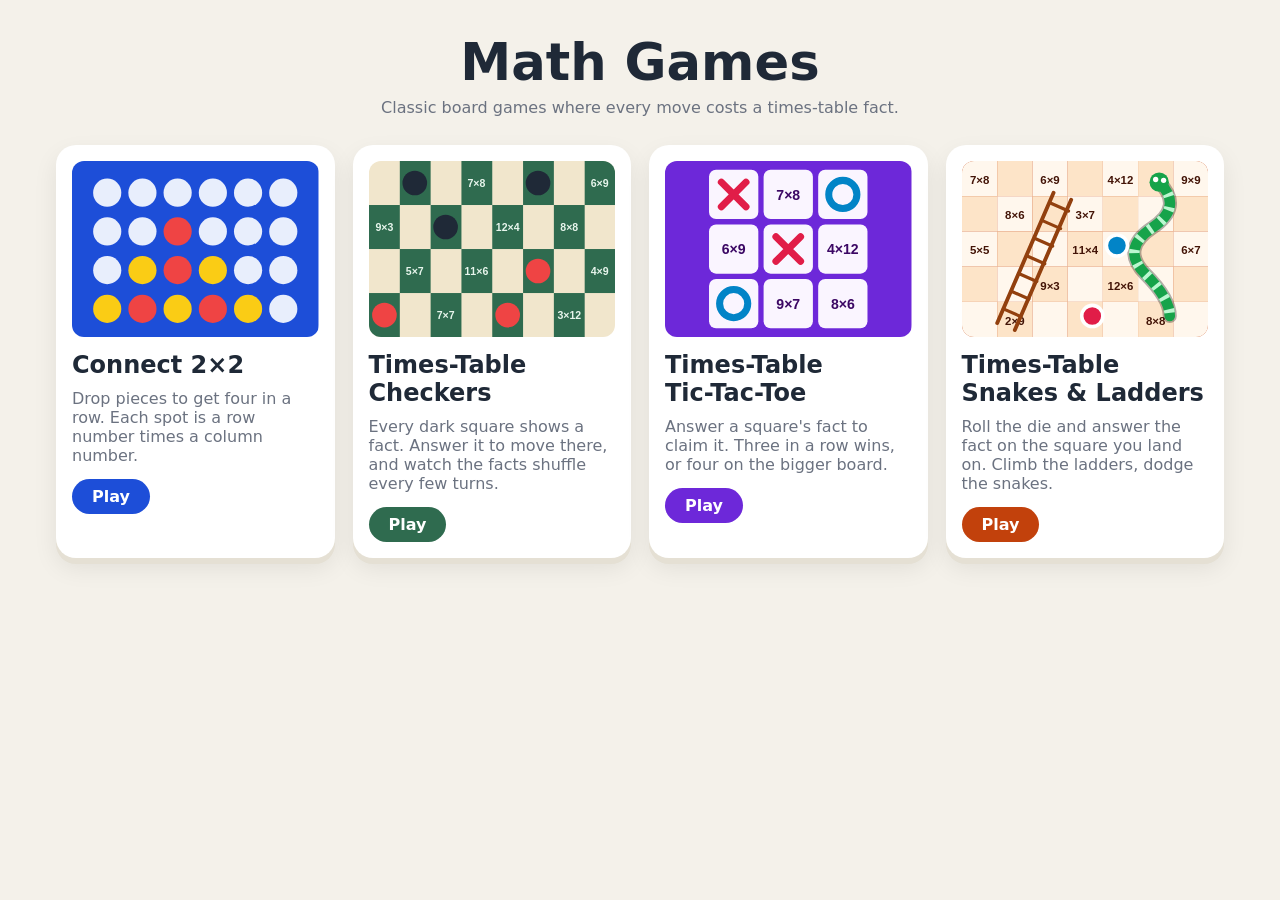
<file: site/index.html>
<!DOCTYPE html>
<html lang="en">

<head>
    <meta charset="utf-8" />
    <meta name="viewport" content="width=device-width, initial-scale=1.0" />
    <title>Math Games</title>
    <link rel="icon" href="data:image/svg+xml,%3Csvg xmlns='http://www.w3.org/2000/svg' viewBox='0 0 32 32'%3E%3Crect width='32' height='32' rx='6' fill='%231d4ed8'/%3E%3Ctext x='16' y='23' font-size='20' font-family='sans-serif' font-weight='bold' text-anchor='middle' fill='white'%3E×%3C/text%3E%3C/svg%3E" />
    <style>
        /* Landing page for the math games. Plain HTML and CSS, nothing to load. */
        :root {
            --bg: #f4f1ea;
            --ink: #1f2937;
            --muted: #6b7280;
            --card: #ffffff;
            color-scheme: light;
        }

        * {
            box-sizing: border-box;
        }

        body {
            margin: 0;
            background: var(--bg);
            color: var(--ink);
            font-family: "Trebuchet MS", "Segoe UI", system-ui, sans-serif;
        }

        main {
            max-width: 1200px;
            margin: 0 auto;
            padding: 32px 16px 48px;
        }

        h1 {
            margin: 0;
            text-align: center;
            font-size: clamp(2.2rem, 8vw, 3.2rem);
        }

        .tagline {
            margin: 6px 0 28px;
            text-align: center;
            color: var(--muted);
        }

        .games {
            display: grid;
            grid-template-columns: 1fr;
            gap: 18px;
        }

        /* Two cards a row on tablets, all four in one row on wide screens. */
        @media (min-width: 560px) {
            .games {
                grid-template-columns: repeat(2, 1fr);
            }
        }

        @media (min-width: 1040px) {
            .games {
                grid-template-columns: repeat(4, 1fr);
            }
        }

        .game {
            display: flex;
            flex-direction: column;
            gap: 10px;
            padding: 16px;
            border-radius: 20px;
            background: var(--card);
            color: inherit;
            text-decoration: none;
            box-shadow: 0 6px 0 #e5e0d4, 0 10px 24px rgba(0, 0, 0, 0.08);
            transition: transform 0.15s, box-shadow 0.15s;
        }

        .game:hover,
        .game:focus-visible {
            transform: translateY(-3px);
            box-shadow: 0 9px 0 #e5e0d4, 0 14px 28px rgba(0, 0, 0, 0.12);
        }

        .game svg {
            width: 100%;
            height: auto;
            border-radius: 12px;
        }

        .game h2 {
            margin: 4px 0 0;
            font-size: 1.5rem;
        }

        .game p {
            margin: 0;
            color: var(--muted);
        }

        .play {
            align-self: flex-start;
            margin-top: 4px;
            padding: 8px 20px;
            border-radius: 999px;
            background: #1d4ed8;
            color: #fff;
            font-weight: bold;
        }

        .checkers .play {
            background: #2f6b4f;
        }

        .tictactoe .play {
            background: #6d28d9;
        }

        .snakes .play {
            background: #c2410c;
        }
    </style>
</head>

<body>
    <main>
        <h1>Math Games</h1>
        <p class="tagline">Classic board games where every move costs a times-table fact.</p>

        <div class="games">
            <a class="game connect" href="connect2x2/">
                <svg viewBox="0 0 140 100" aria-hidden="true">
                    <rect width="140" height="100" fill="#1d4ed8" />
                    <g fill="#e8eefc">
                        <circle cx="20" cy="18" r="8" /><circle cx="40" cy="18" r="8" /><circle cx="60" cy="18" r="8" /><circle cx="80" cy="18" r="8" /><circle cx="100" cy="18" r="8" /><circle cx="120" cy="18" r="8" />
                        <circle cx="20" cy="40" r="8" /><circle cx="40" cy="40" r="8" /><circle cx="80" cy="40" r="8" /><circle cx="100" cy="40" r="8" /><circle cx="120" cy="40" r="8" />
                        <circle cx="20" cy="62" r="8" /><circle cx="100" cy="62" r="8" /><circle cx="120" cy="62" r="8" />
                        <circle cx="120" cy="84" r="8" />
                    </g>
                    <g fill="#ef4444"><circle cx="40" cy="84" r="8" /><circle cx="60" cy="62" r="8" /><circle cx="80" cy="84" r="8" /><circle cx="60" cy="40" r="8" /></g>
                    <g fill="#facc15"><circle cx="20" cy="84" r="8" /><circle cx="60" cy="84" r="8" /><circle cx="40" cy="62" r="8" /><circle cx="80" cy="62" r="8" /><circle cx="100" cy="84" r="8" /></g>
                </svg>
                <h2>Connect 2×2</h2>
                <p>Drop pieces to get four in a row. Each spot is a row number times a column number.</p>
                <span class="play">Play</span>
            </a>

            <a class="game checkers" href="checkers/">
                <svg viewBox="0 0 140 100" aria-hidden="true">
                    <rect width="140" height="100" fill="#f1e6cc" />
                    <g fill="#2f6b4f">
                        <rect x="17.5" y="0" width="17.5" height="25" /><rect x="52.5" y="0" width="17.5" height="25" /><rect x="87.5" y="0" width="17.5" height="25" /><rect x="122.5" y="0" width="17.5" height="25" />
                        <rect x="0" y="25" width="17.5" height="25" /><rect x="35" y="25" width="17.5" height="25" /><rect x="70" y="25" width="17.5" height="25" /><rect x="105" y="25" width="17.5" height="25" />
                        <rect x="17.5" y="50" width="17.5" height="25" /><rect x="52.5" y="50" width="17.5" height="25" /><rect x="87.5" y="50" width="17.5" height="25" /><rect x="122.5" y="50" width="17.5" height="25" />
                        <rect x="0" y="75" width="17.5" height="25" /><rect x="35" y="75" width="17.5" height="25" /><rect x="70" y="75" width="17.5" height="25" /><rect x="105" y="75" width="17.5" height="25" />
                    </g>
                    <g fill="#1f2937"><circle cx="26" cy="12.5" r="7" /><circle cx="96" cy="12.5" r="7" /><circle cx="43.5" cy="37.5" r="7" /></g>
                    <g fill="#ef4444"><circle cx="8.75" cy="87.5" r="7" /><circle cx="78.75" cy="87.5" r="7" /><circle cx="96" cy="62.5" r="7" /></g>
                    <g fill="#e7f5ec" font-family="sans-serif" font-weight="bold" font-size="6" text-anchor="middle">
                        <text x="61" y="14.5">7×8</text><text x="131" y="14.5">6×9</text>
                        <text x="78.75" y="39.5">12×4</text><text x="113.75" y="39.5">8×8</text><text x="8.75" y="39.5">9×3</text>
                        <text x="26" y="64.5">5×7</text><text x="61" y="64.5">11×6</text><text x="131" y="64.5">4×9</text>
                        <text x="43.5" y="89.5">7×7</text><text x="113.75" y="89.5">3×12</text>
                    </g>
                </svg>
                <h2>Times-Table Checkers</h2>
                <p>Every dark square shows a fact. Answer it to move there, and watch the facts shuffle every few turns.</p>
                <span class="play">Play</span>
            </a>
            <a class="game tictactoe" href="tictactoe/">
                <svg viewBox="0 0 140 100" aria-hidden="true">
                    <rect width="140" height="100" fill="#6d28d9" />
                    <g fill="#faf5ff">
                        <rect x="25" y="5" width="28" height="28" rx="4" /><rect x="56" y="5" width="28" height="28" rx="4" /><rect x="87" y="5" width="28" height="28" rx="4" />
                        <rect x="25" y="36" width="28" height="28" rx="4" /><rect x="56" y="36" width="28" height="28" rx="4" /><rect x="87" y="36" width="28" height="28" rx="4" />
                        <rect x="25" y="67" width="28" height="28" rx="4" /><rect x="56" y="67" width="28" height="28" rx="4" /><rect x="87" y="67" width="28" height="28" rx="4" />
                    </g>
                    <g stroke="#e11d48" stroke-width="4" stroke-linecap="round">
                        <path d="M32 12l14 14M46 12l-14 14" /><path d="M63 43l14 14M77 43l-14 14" />
                    </g>
                    <g fill="none" stroke="#0284c7" stroke-width="4">
                        <circle cx="101" cy="19" r="8" /><circle cx="39" cy="81" r="8" />
                    </g>
                    <g fill="#3b0764" font-family="sans-serif" font-weight="bold" font-size="8" text-anchor="middle">
                        <text x="70" y="22">7×8</text><text x="39" y="53">6×9</text><text x="101" y="53">4×12</text>
                        <text x="70" y="84">9×7</text><text x="101" y="84">8×6</text>
                    </g>
                </svg>
                <h2>Times-Table <span style="white-space: nowrap">Tic-Tac-Toe</span></h2>
                <p>Answer a square's fact to claim it. Three in a row wins, or four on the bigger board.</p>
                <span class="play">Play</span>
            </a>
            <a class="game snakes" href="snakes/">
                <svg viewBox="0 0 140 100" aria-hidden="true">
                    <rect width="140" height="100" fill="#c2410c" />
                    <g>
                        <rect x="0" y="0" width="20" height="20" fill="#fff7ed" />
                        <rect x="20" y="0" width="20" height="20" fill="#fde4c8" />
                        <rect x="40" y="0" width="20" height="20" fill="#fff7ed" />
                        <rect x="60" y="0" width="20" height="20" fill="#fde4c8" />
                        <rect x="80" y="0" width="20" height="20" fill="#fff7ed" />
                        <rect x="100" y="0" width="20" height="20" fill="#fde4c8" />
                        <rect x="120" y="0" width="20" height="20" fill="#fff7ed" />
                        <rect x="0" y="20" width="20" height="20" fill="#fde4c8" />
                        <rect x="20" y="20" width="20" height="20" fill="#fff7ed" />
                        <rect x="40" y="20" width="20" height="20" fill="#fde4c8" />
                        <rect x="60" y="20" width="20" height="20" fill="#fff7ed" />
                        <rect x="80" y="20" width="20" height="20" fill="#fde4c8" />
                        <rect x="100" y="20" width="20" height="20" fill="#fff7ed" />
                        <rect x="120" y="20" width="20" height="20" fill="#fde4c8" />
                        <rect x="0" y="40" width="20" height="20" fill="#fff7ed" />
                        <rect x="20" y="40" width="20" height="20" fill="#fde4c8" />
                        <rect x="40" y="40" width="20" height="20" fill="#fff7ed" />
                        <rect x="60" y="40" width="20" height="20" fill="#fde4c8" />
                        <rect x="80" y="40" width="20" height="20" fill="#fff7ed" />
                        <rect x="100" y="40" width="20" height="20" fill="#fde4c8" />
                        <rect x="120" y="40" width="20" height="20" fill="#fff7ed" />
                        <rect x="0" y="60" width="20" height="20" fill="#fde4c8" />
                        <rect x="20" y="60" width="20" height="20" fill="#fff7ed" />
                        <rect x="40" y="60" width="20" height="20" fill="#fde4c8" />
                        <rect x="60" y="60" width="20" height="20" fill="#fff7ed" />
                        <rect x="80" y="60" width="20" height="20" fill="#fde4c8" />
                        <rect x="100" y="60" width="20" height="20" fill="#fff7ed" />
                        <rect x="120" y="60" width="20" height="20" fill="#fde4c8" />
                        <rect x="0" y="80" width="20" height="20" fill="#fff7ed" />
                        <rect x="20" y="80" width="20" height="20" fill="#fde4c8" />
                        <rect x="40" y="80" width="20" height="20" fill="#fff7ed" />
                        <rect x="60" y="80" width="20" height="20" fill="#fde4c8" />
                        <rect x="80" y="80" width="20" height="20" fill="#fff7ed" />
                        <rect x="100" y="80" width="20" height="20" fill="#fde4c8" />
                        <rect x="120" y="80" width="20" height="20" fill="#fff7ed" />
                    </g>
                    <g fill="#431407" font-family="sans-serif" font-weight="bold" font-size="6.5" text-anchor="middle">
                        <text x="10" y="13">7×8</text><text x="50" y="13">6×9</text><text x="90" y="13">4×12</text><text x="130" y="13">9×9</text>
                        <text x="30" y="33">8×6</text><text x="70" y="33">3×7</text>
                        <text x="10" y="53">5×5</text><text x="70" y="53">11×4</text><text x="130" y="53">6×7</text>
                        <text x="50" y="73">9×3</text><text x="90" y="73">12×6</text>
                        <text x="30" y="93">2×9</text><text x="110" y="93">8×8</text>
                    </g>
                    <g stroke="#92400e" stroke-width="2.2" stroke-linecap="round">
                        <path d="M20 92L52 18M30 96L62 22" />
                        <path d="M23.5 84l10 4.4M28 74l10 4.4M32.5 64l10 4.4M37 54l10 4.4M41.5 44l10 4.4M46 34l10 4.4M50.5 24l10 4.4" stroke-width="1.8" />
                    </g>
                    <path d="M112 12Q126 26 108 38T104 64T118 88" fill="none" stroke="rgba(0,0,0,0.3)" stroke-width="8" stroke-linecap="round" />
                    <path d="M112 12Q126 26 108 38T104 64T118 88" fill="none" stroke="#16a34a" stroke-width="6" stroke-linecap="round" />
                    <path d="M112 12Q126 26 108 38T104 64T118 88" fill="none" stroke="#bbf7d0" stroke-width="6" stroke-dasharray="2 6" />
                    <circle cx="112" cy="12" r="5.5" fill="#16a34a" />
                    <circle cx="110" cy="10.5" r="1.5" fill="#fff" /><circle cx="114.5" cy="11" r="1.5" fill="#fff" />
                    <circle cx="74" cy="88" r="6" fill="#e11d48" stroke="#fff" stroke-width="2" />
                    <circle cx="88" cy="48" r="6" fill="#0284c7" stroke="#fff" stroke-width="2" />
                </svg>
                <h2>Times-Table <span style="white-space: nowrap">Snakes &amp; Ladders</span></h2>
                <p>Roll the die and answer the fact on the square you land on. Climb the ladders, dodge the snakes.</p>
                <span class="play">Play</span>
            </a>
        </div>
    </main>
</body>

</html>
</file>
